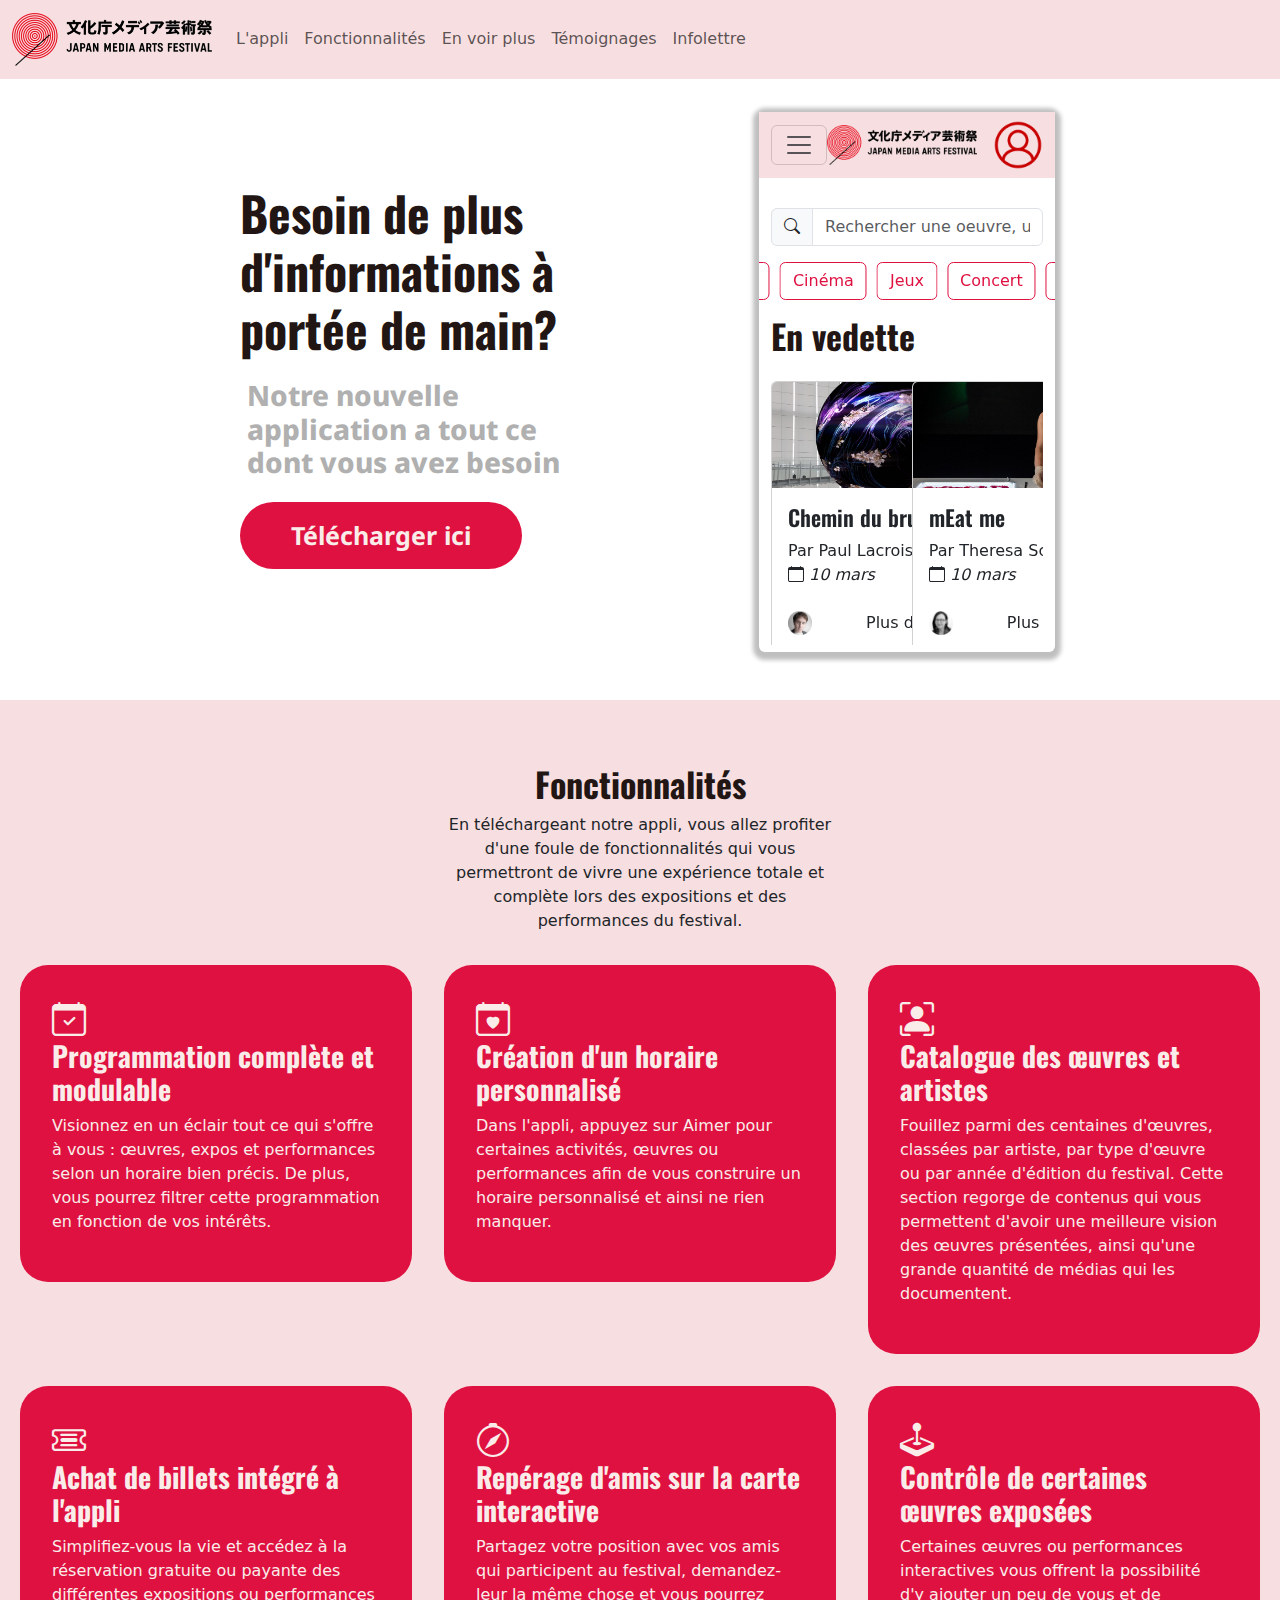
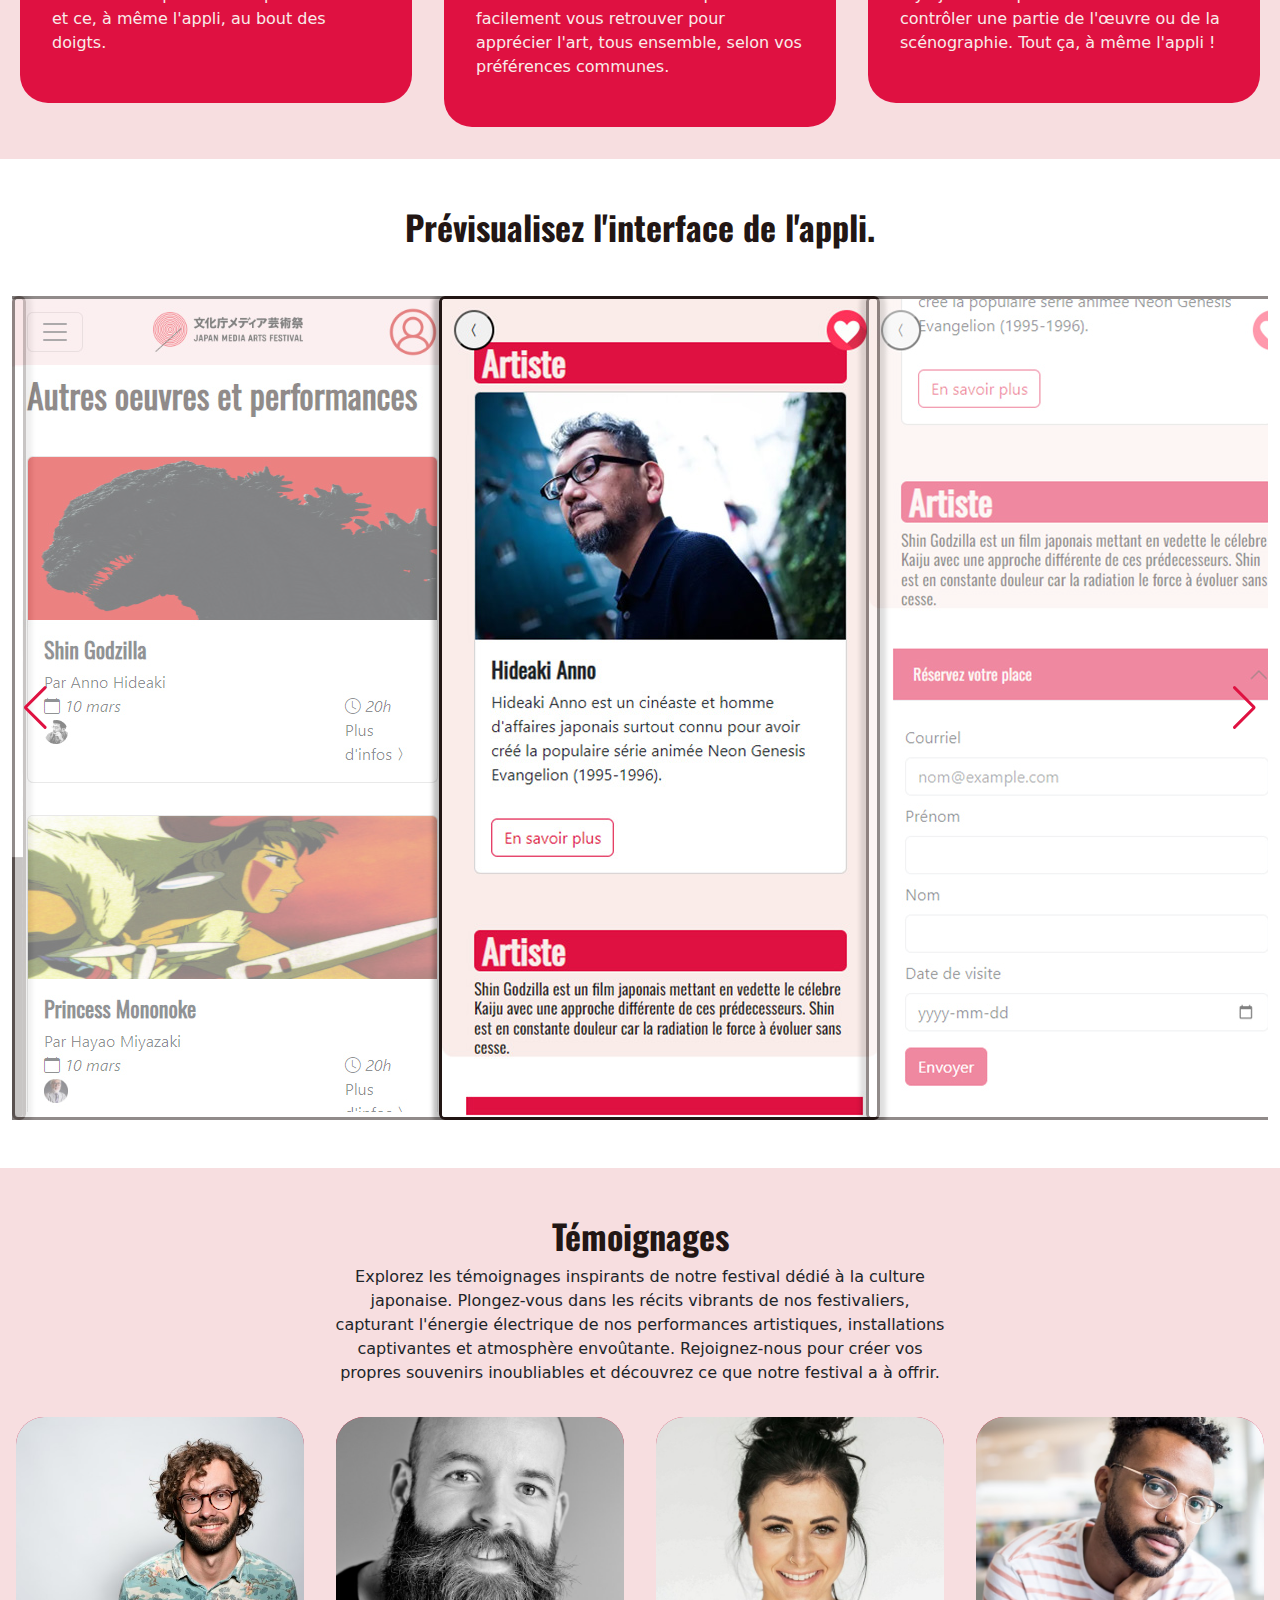
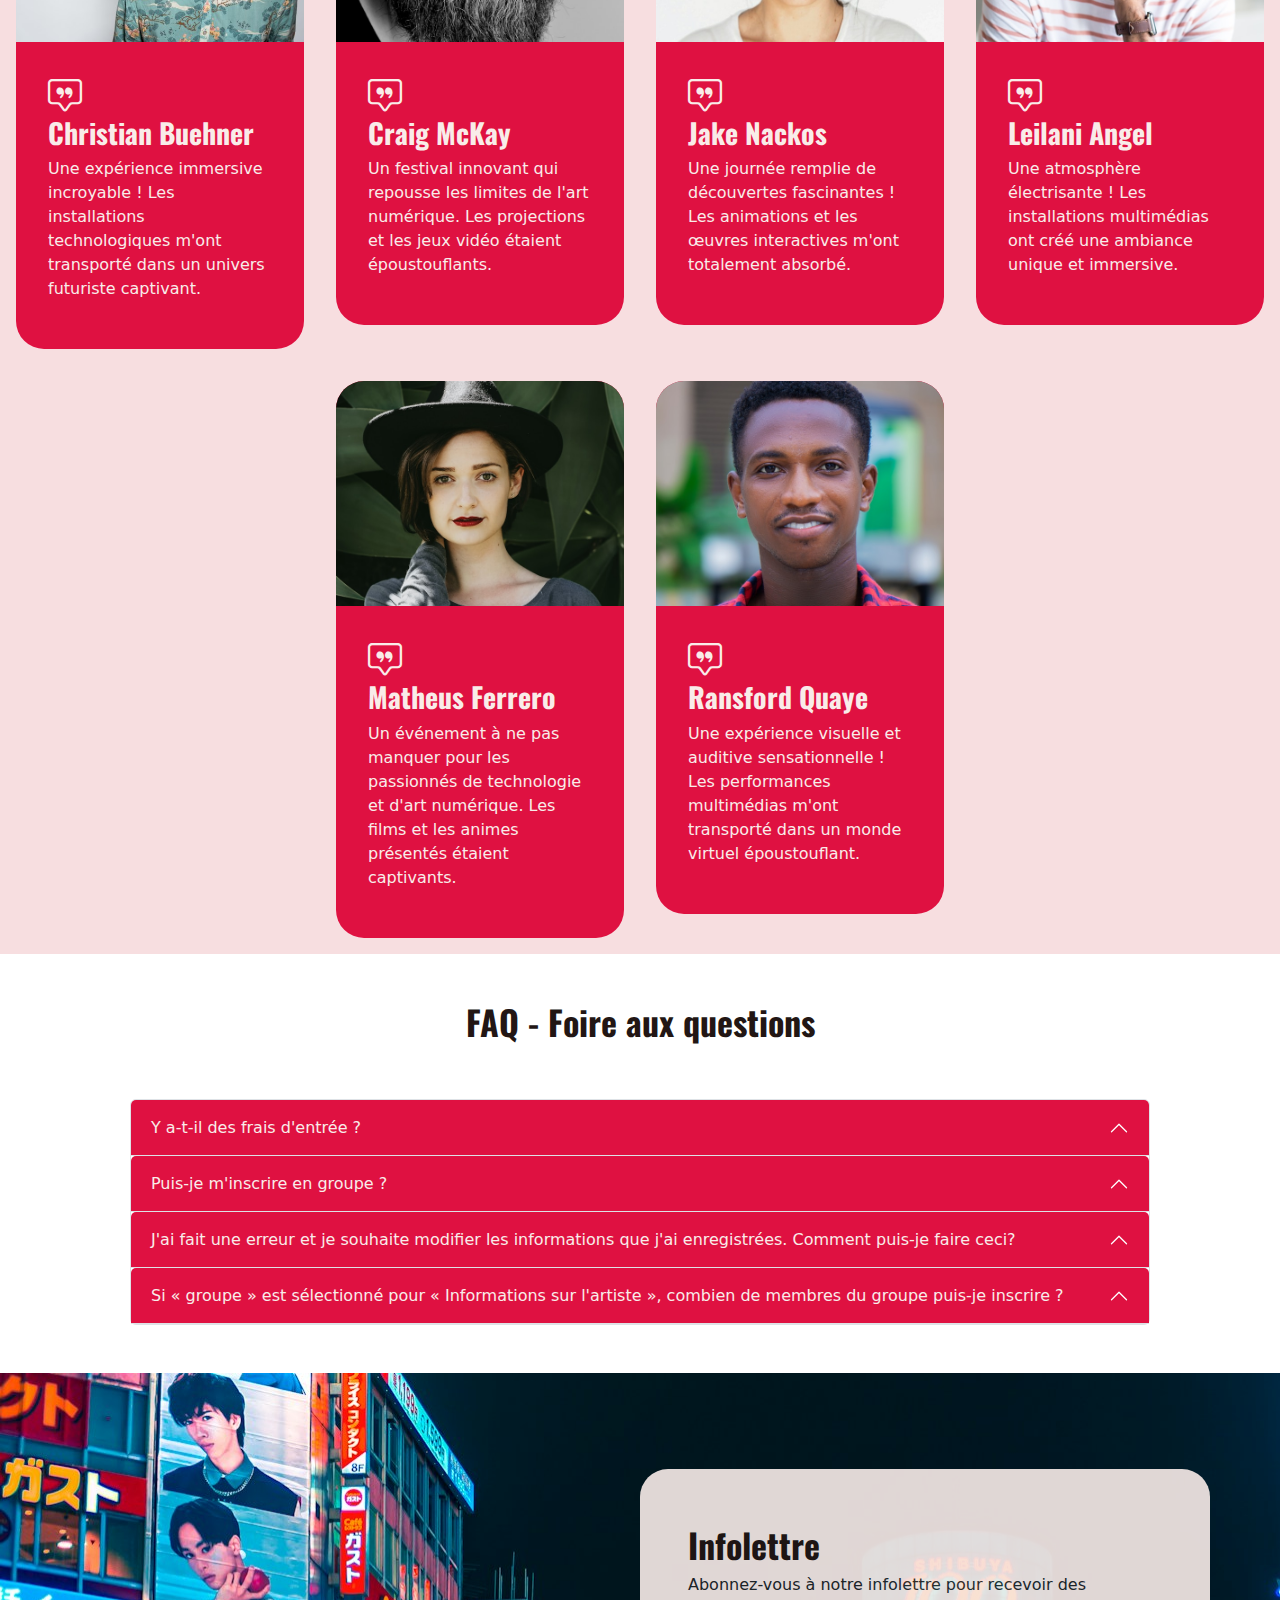
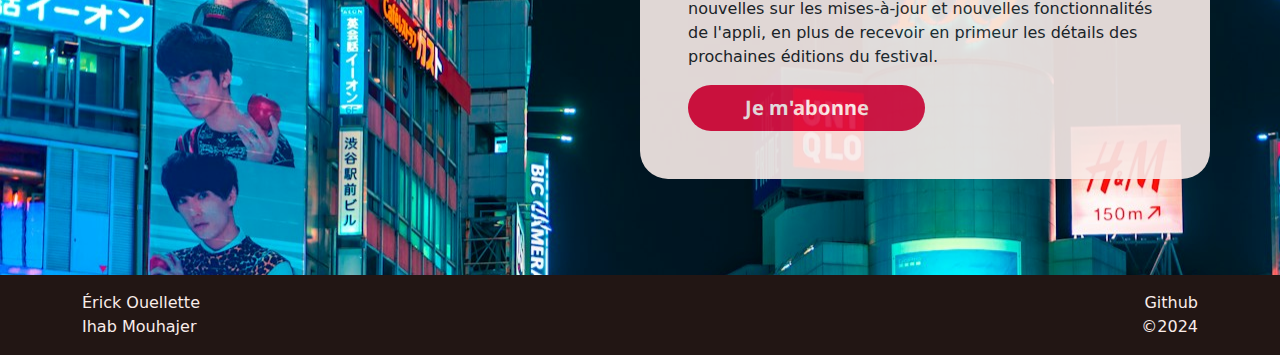
<file: index.html>
<!DOCTYPE html>
<html lang="en">
  <head>
    <meta charset="UTF-8" />
    <meta name="robots" content="noindex" />
    <title>Japan Media Arts Festival</title>
    <link rel="icon" type="image" href="./assets/logo/favicon.jpeg" />
    <link rel="stylesheet" href="./scss/custom_bootstrap.css" />
    <link
      rel="stylesheet"
      href="https://cdn.jsdelivr.net/npm/bootstrap-icons@1.11.3/font/bootstrap-icons.min.css"
    />
    <script
      src="https://cdn.jsdelivr.net/npm/bootstrap@5.3.2/dist/js/bootstrap.bundle.min.js"
      integrity="sha384-C6RzsynM9kWDrMNeT87bh95OGNyZPhcTNXj1NW7RuBCsyN/o0jlpcV8Qyq46cDfL"
      crossorigin="anonymous"
    ></script>
    <link
      rel="stylesheet"
      href="https://cdn.jsdelivr.net/npm/swiper@11/swiper-bundle.min.css"
    />
    <script src="https://cdn.jsdelivr.net/npm/swiper@11/swiper-bundle.min.js"></script>
    <link rel="stylesheet" href="./css/main.css" />
    <link rel="stylesheet" href="./css/styles-lp.css" />
    <script type="module" src="./js/script.js"></script>
    <script src="https://cdn.jsdelivr.net/npm/swiper@11/swiper-bundle.min.js"></script>
  </head>

  <body data-bs-spy="scroll" data-bs-target="#navbar1">
    <div id="modal1" class="modal fade" tabindex="-1">
      <div class="modal-dialog modal-lg modal-dialog-centered">
        <div class="modal-content">
          <div class="modal-header">
            <h3 class="modal-info">Restez informé !</h3>
            <button
              type="button"
              class="btn-close"
              data-bs-dismiss="modal"
              aria-label="Close"
            ></button>
          </div>
          <div class="modal-body">
            <div class="form">
              <i class="bi bi-envelope h4 ms-3"></i>
              <input
                type="email"
                class="ps-5 py-2 w-100"
                placeholder="Votre adresse courriel"
              />
            </div>
          </div>
          <div class="modal-footer justify-content-between">
            <div class="modal-button">
              <button
                type="button"
                class="btn btn-secondary btn-modal"
                data-bs-dismiss="modal"
              >
                Annuler
              </button>
            </div>
            <div class="modal-button">
              <button type="button" class="btn btn-primary btn-modal">
                M'inscrire
              </button>
            </div>
          </div>
        </div>
      </div>
    </div>
    <header>
      <nav id="navbar1" class="navbar navbar-light navbar-expand-lg fixed-top">
        <div class="container-fluid">
          <a class="navbar-brand" href="#top" class="nav-link">
            <img src="./assets/logo/logo.png" class="logo" />
          </a>

          <button
            class="navbar-toggler"
            data-bs-toggle="collapse"
            data-bs-target="#mainNav"
            aria-controls="mainNav"
            aria-expanded="false"
            aria-label="Affichage/masquage de la navigation"
          >
            <span class="navbar-toggler-icon"></span>
          </button>

          <div id="mainNav" class="collapse navbar-collapse">
            <ul class="navbar-nav">
              <li class="nav-item">
                <a href="#hero" class="nav-link">L'appli</a>
              </li>
              <li class="nav-item">
                <a href="#fonctionnalites" class="nav-link">Fonctionnalités</a>
              </li>
              <li class="nav-item">
                <a href="#voir-plus" class="nav-link">En voir plus</a>
              </li>
              <li class="nav-item">
                <a href="#temoignages" class="nav-link">Témoignages</a>
              </li>
              <li class="nav-item">
                <a href="#infolettre" class="nav-link">Infolettre</a>
              </li>
            </ul>
          </div>
        </div>
      </nav>
    </header>
    <main>
      <div class="container-fluid" id="hero">
        <div class="row justify-content-center align-items-center">
          <div class="col-12 col-lg-4">
            <h1 class="titre1">
              Besoin de plus d'informations à portée de main?
            </h1>
            <h2 class="titre2">
              Notre nouvelle application a tout ce dont vous avez besoin
            </h2>
            <button id="btn-tele" class="btn btn-primary">
              Télécharger ici
            </button>
          </div>
          <div class="col-12 col-lg-3 offset-lg-1">
            <div class="cadre">
              <iframe src="./app/index.html"></iframe>
            </div>
          </div>
        </div>
      </div>
      <div id="fonctionnalites" class="container-fluid p-3">
        <div class="row justify-content-center">
          <h2 class="pt-5 text-center">Fonctionnalités</h2>
          <p class="col-10 col-lg-4 text-center">
            En téléchargeant notre appli, vous allez profiter d'une foule de
            fonctionnalités qui vous permettront de vivre une expérience totale
            et complète lors des expositions et des performances du festival.
          </p>
        </div>
        <div class="row">
          <div class="col-md-6 col-lg-4 p-3">
            <div class="card">
              <div class="card-body m-3">
                <i class="bi bi-calendar-check h2 white"></i>
                <h3>Programmation complète et modulable</h3>
                <p>
                  Visionnez en un éclair tout ce qui s'offre à vous : œuvres,
                  expos et performances selon un horaire bien précis. De plus,
                  vous pourrez filtrer cette programmation en fonction de vos
                  intérêts.
                </p>
              </div>
            </div>
          </div>
          <div class="col-md-6 col-lg-4 p-3">
            <div class="card">
              <div class="card-body m-3">
                <i class="bi bi-calendar-heart h2 white"></i>
                <h3>Création d'un horaire personnalisé</h3>
                <p>
                  Dans l'appli, appuyez sur Aimer pour certaines activités,
                  œuvres ou performances afin de vous construire un horaire
                  personnalisé et ainsi ne rien manquer.
                </p>
              </div>
            </div>
          </div>
          <div class="col-md-6 col-lg-4 p-3">
            <div class="card">
              <div class="card-body m-3">
                <i class="bi bi-person-bounding-box h2 white"></i>
                <h3>Catalogue des œuvres et artistes</h3>
                <p>
                  Fouillez parmi des centaines d'œuvres, classées par artiste,
                  par type d'œuvre ou par année d'édition du festival. Cette
                  section regorge de contenus qui vous permettent d'avoir une
                  meilleure vision des œuvres présentées, ainsi qu'une grande
                  quantité de médias qui les documentent.
                </p>
              </div>
            </div>
          </div>
          <div class="col-md-6 col-lg-4 p-3">
            <div class="card">
              <div class="card-body m-3">
                <i class="bi bi-ticket-detailed h2 white"></i>
                <h3>Achat de billets intégré à l'appli</h3>
                <p>
                  Simplifiez-vous la vie et accédez à la réservation gratuite ou
                  payante des différentes expositions ou performances et ce, à
                  même l'appli, au bout des doigts.
                </p>
              </div>
            </div>
          </div>
          <div class="col-md-6 col-lg-4 p-3">
            <div class="card">
              <div class="card-body m-3">
                <i class="bi bi-compass h2 white"></i>
                <h3>Repérage d'amis sur la carte interactive</h3>
                <p>
                  Partagez votre position avec vos amis qui participent au
                  festival, demandez-leur la même chose et vous pourrez
                  facilement vous retrouver pour apprécier l'art, tous ensemble,
                  selon vos préférences communes.
                </p>
              </div>
            </div>
          </div>
          <div class="col-md-6 col-lg-4 p-3">
            <div class="card">
              <div class="card-body m-3">
                <i class="bi bi-joystick h2 white"></i>
                <h3 class="col-10">Contrôle de certaines œuvres exposées</h3>
                <p>
                  Certaines œuvres ou performances interactives vous offrent la
                  possibilité d'y ajouter un peu de vous et de contrôler une
                  partie de l'œuvre ou de la scénographie. Tout ça, à même
                  l'appli !
                </p>
              </div>
            </div>
          </div>
        </div>
      </div>
      <div id="voir-plus" class="container-fluid">
        <h2 class="pt-5 text-center">Prévisualisez l'interface de l'appli.</h2>
        <div class="swiper swiper-screenshots my-5">
          <div class="swiper-wrapper">
            <div class="swiper-slide">
              <img class="swiper-slide-img" src="./assets/appli/scs_1.jpg" />
            </div>
            <div class="swiper-slide">
              <img class="swiper-slide-img" src="./assets/appli/scs_2.jpg" />
            </div>
            <div class="swiper-slide">
              <img class="swiper-slide-img" src="./assets/appli/scs_3.jpg" />
            </div>
            <div class="swiper-slide">
              <img class="swiper-slide-img" src="./assets/appli/scs_4.jpg" />
            </div>
            <div class="swiper-slide">
              <img class="swiper-slide-img" src="./assets/appli/scs_5.jpg" />
            </div>
          </div>
          <div class="swiper-button-prev"></div>
          <div class="swiper-button-next"></div>
        </div>
      </div>
      <div id="temoignages" class="container-fluid">
        <div class="row justify-content-center">
          <h2 class="pt-5 text-center">Témoignages</h2>
          <p class="col-10 col-lg-6 text-center">
            Explorez les témoignages inspirants de notre festival dédié à la
            culture japonaise. Plongez-vous dans les récits vibrants de nos
            festivaliers, capturant l'énergie électrique de nos performances
            artistiques, installations captivantes et atmosphère envoûtante.
            Rejoignez-nous pour créer vos propres souvenirs inoubliables et
            découvrez ce que notre festival a à offrir.
          </p>
        </div>
        <div class="row">
          <div class="col-12 col-sm-6 col-lg-3 p-3">
            <div class="card">
              <img
                src="./assets/Icon/christian-buehner-DItYlc26zVI-unsplash.jpg"
                class="card-img-top, img-fluid, temoin"
              />
              <div class="card-body m-3">
                <i class="bi bi-chat-square-quote h2 white"></i>
                <h3>Christian Buehner</h3>
                <p>
                  Une expérience immersive incroyable ! Les installations
                  technologiques m'ont transporté dans un univers futuriste
                  captivant.
                </p>
              </div>
            </div>
          </div>
          <div class="col-12 col-sm-6 col-lg-3 p-3">
            <div class="card">
              <img
                src="./assets/Icon/craig-mckay-jmURdhtm7Ng-unsplash (1).jpg"
                class="card-img-top, img-fluid, temoin"
              />
              <div class="card-body m-3">
                <i class="bi bi-chat-square-quote h2 white"></i>
                <h3>Craig McKay</h3>
                <p>
                  Un festival innovant qui repousse les limites de l'art
                  numérique. Les projections et les jeux vidéo étaient
                  époustouflants.
                </p>
              </div>
            </div>
          </div>
          <div class="col-12 col-sm-6 col-lg-3 p-3">
            <div class="card">
              <img
                src="./assets/Icon/jake-nackos-IF9TK5Uy-KI-unsplash.jpg"
                class="card-img-top, img-fluid, temoin"
              />
              <div class="card-body m-3">
                <i class="bi bi-chat-square-quote h2 white"></i>
                <h3>Jake Nackos</h3>
                <p>
                  Une journée remplie de découvertes fascinantes ! Les
                  animations et les œuvres interactives m'ont totalement
                  absorbé.
                </p>
              </div>
            </div>
          </div>
          <div class="col-12 col-sm-6 col-lg-3 p-3">
            <div class="card">
              <img
                src="./assets/Icon/leilani-angel-K84vnnzxmTQ-unsplash.jpg"
                class="card-img-top, img-fluid, temoin"
              />
              <div class="card-body m-3">
                <i class="bi bi-chat-square-quote h2 white"></i>
                <h3>Leilani Angel</h3>
                <p>
                  Une atmosphère électrisante ! Les installations multimédias
                  ont créé une ambiance unique et immersive.
                </p>
              </div>
            </div>
          </div>
          <div class="col-12 col-sm-6 col-lg-3 offset-lg-3 p-3">
            <div class="card">
              <img
                src="./assets/Icon/matheus-ferrero-pg_WCHWSdT8-unsplash.jpg"
                class="card-img-top, img-fluid, temoin"
                id="matheus"
              />
              <div class="card-body m-3">
                <i class="bi bi-chat-square-quote h2 white"></i>
                <h3>Matheus Ferrero</h3>
                <p>
                  Un événement à ne pas manquer pour les passionnés de
                  technologie et d'art numérique. Les films et les animes
                  présentés étaient captivants.
                </p>
              </div>
            </div>
          </div>
          <div class="col-12 col-sm-6 col-lg-3 p-3">
            <div class="card">
              <img
                src="./assets/Icon/ransford-quaye-DzAFv1iVMGg-unsplash.jpg"
                class="card-img-top, img-fluid, temoin"
                id="ransford"
              />
              <div class="card-body m-3">
                <i class="bi bi-chat-square-quote h2 white"></i>
                <h3>Ransford Quaye</h3>
                <p>
                  Une expérience visuelle et auditive sensationnelle ! Les
                  performances multimédias m'ont transporté dans un monde
                  virtuel époustouflant.
                </p>
              </div>
            </div>
          </div>
        </div>
      </div>
      <div id="FAQ">
        <div class="container">
          <h2 class="text-center pt-5">FAQ - Foire aux questions</h2>
          <div class="accordion p-5">
            <div class="accordion-item">
              <p class="accordion-header" id="questionOne">
                <button
                  class="accordion-button"
                  type="button"
                  data-bs-toggle="collapse"
                  data-bs-target="#answerOne"
                  aria-expanded="true"
                  aria-controls="answerOne"
                >
                  Y a-t-il des frais d'entrée ?
                </button>
              </p>
              <div
                id="answerOne"
                class="accordion-collapse collapse hide"
                aria-labelledby="questionOne"
                data-bs-parent="#accordion"
              >
                <div class="accordion-body">
                  Non. La soumission des candidatures est gratuite. Cependant,
                  toutes les dépenses occasionnées par la soumission des œuvres
                  au concours (par exemple les frais de livraison au bureau du
                  festival) doivent être couvertes par le participant.
                </div>
              </div>
              <p class="accordion-header" id="questionTwo">
                <button
                  class="accordion-button"
                  type="button"
                  data-bs-toggle="collapse"
                  data-bs-target="#answerTwo"
                  aria-expanded="true"
                  aria-controls="answerTwo"
                >
                  Puis-je m'inscrire en groupe ?
                </button>
              </p>
              <div
                id="answerTwo"
                class="accordion-collapse collapse hide"
                aria-labelledby="questionTwo"
                data-bs-parent="#accordion"
              >
                <div class="accordion-body">
                  Oui. <br />
                  a) S'il y a cinq membres ou moins dans le groupe, entrez les
                  noms de chaque membre.
                  <br />
                  b) Si le groupe est plus grand, inscrivez le nom du groupe et
                  le nom du membre qui représente le groupe.
                </div>
              </div>
              <p class="accordion-header" id="questionThree">
                <button
                  class="accordion-button"
                  type="button"
                  data-bs-toggle="collapse"
                  data-bs-target="#answerThree"
                  aria-expanded="true"
                  aria-controls="answerThree"
                >
                  J'ai fait une erreur et je souhaite modifier les informations
                  que j'ai enregistrées. Comment puis-je faire ceci?
                </button>
              </p>
              <div
                id="answerThree"
                class="accordion-collapse collapse hide"
                aria-labelledby="questionThree"
                data-bs-parent="#accordion"
              >
                <div class="accordion-body">
                  Dans les 24 heures suivant votre inscription, vous pouvez vous
                  connecter à votre compte et modifier directement vos
                  informations. Cependant, aucune modification ne pourra être
                  apportée après 18h00 le vendredi 3 septembre 2021 (heure
                  normale du Japon). Si plus de 24 heures se sont écoulées, vous
                  pouvez choisir parmi les options suivantes :
                  <br />
                  a) Modifications mineures : Contactez-nous par email en
                  précisant les informations que vous souhaitez modifier
                  (jmaf@cgarts.or.jp).
                  <br />
                  b) Changements majeurs : créez un nouveau compte et
                  informez-nous par e-mail afin que nous puissions supprimer
                  votre ancien compte (jmaf@cgarts.or.jp).
                </div>
              </div>
              <p class="accordion-header" id="questionFour">
                <button
                  class="accordion-button"
                  type="button"
                  data-bs-toggle="collapse"
                  data-bs-target="#answerFour"
                  aria-expanded="true"
                  aria-controls="answerFour"
                >
                  Si « groupe » est sélectionné pour « Informations sur
                  l'artiste », combien de membres du groupe puis-je inscrire ?
                </button>
              </p>
              <div
                id="answerFour"
                class="accordion-collapse collapse hide"
                aria-labelledby="questionFour"
                data-bs-parent="#accordion"
              >
                <div class="accordion-body">
                  Un maximum de cinq personnes peuvent être inscrites.
                </div>
              </div>
            </div>
          </div>
        </div>
      </div>
      <div id="infolettre">
        <div class="container py-5">
          <div class="row py-5">
            <div
              id="col-info"
              class="col-12 col-md-6 offset-md-6 p-5 d-flex flex-column align-items-md-start justify-content-center align-items-center"
            >
              <h2 class="pt-2 text-center">Infolettre</h2>
              <p class="text-center text-md-start">
                Abonnez-vous à notre infolettre pour recevoir des nouvelles sur
                les mises-à-jour et nouvelles fonctionnalités de l'appli, en
                plus de recevoir en primeur les détails des prochaines éditions
                du festival.
              </p>
              <button
                type="button"
                class="btn btn-primary p-md-2"
                data-bs-toggle="modal"
                data-bs-target="#modal1"
              >
                Je m'abonne
              </button>
            </div>
          </div>
        </div>
      </div>
    </main>
    <footer>
      <div class="container">
        <div class="row">
          <div class="col-lg-6 order-lg-1">Érick Ouellette</div>
          <div class="col-lg-6 order-lg-3">Ihab Mouhajer</div>
          <div class="col-lg-6 order-lg-2 text-lg-end">
            <a
              href="https://github.com/RandomizedRaptor/erick-ihab-app-festival-art"
              >Github</a
            >
          </div>
          <div class="col-lg-6 order-lg-4 text-lg-end">©2024</div>
        </div>
      </div>
    </footer>
  </body>

  <script src="js/script.js"></script>
</html>
</file>
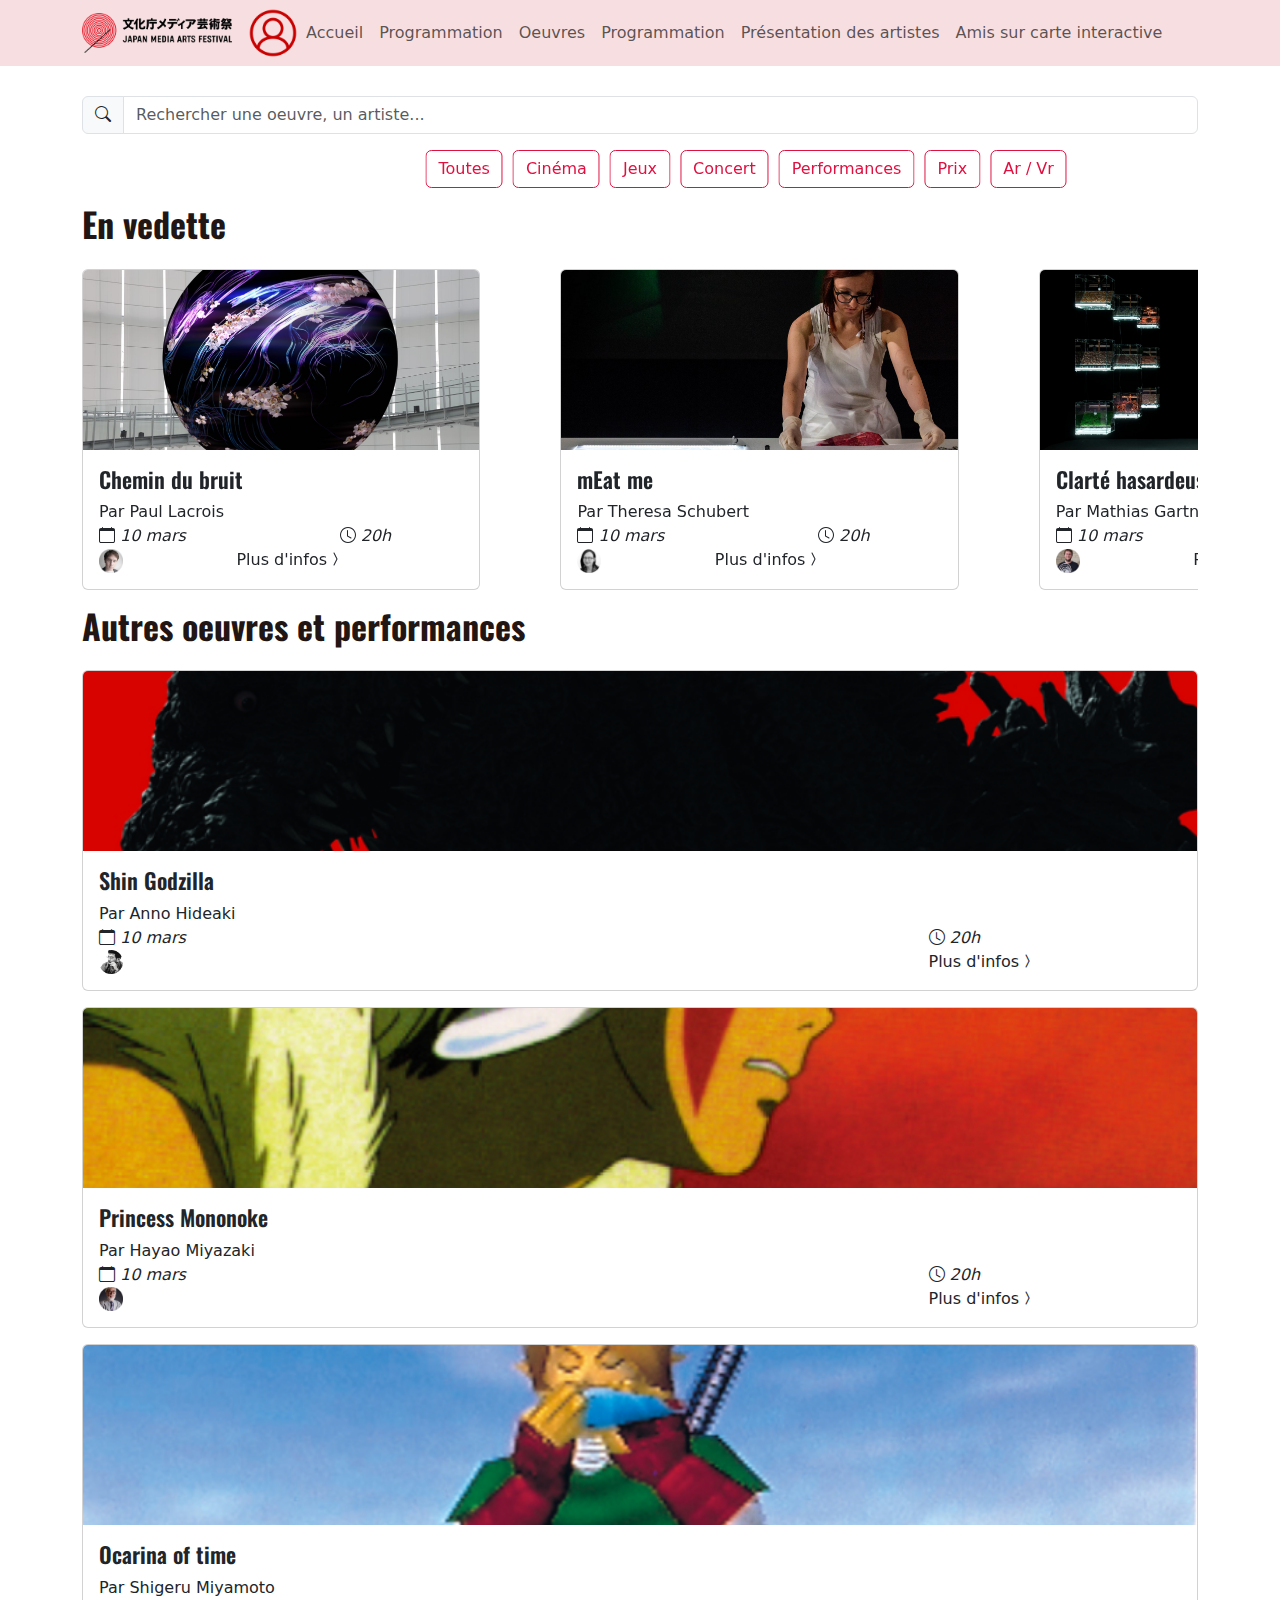
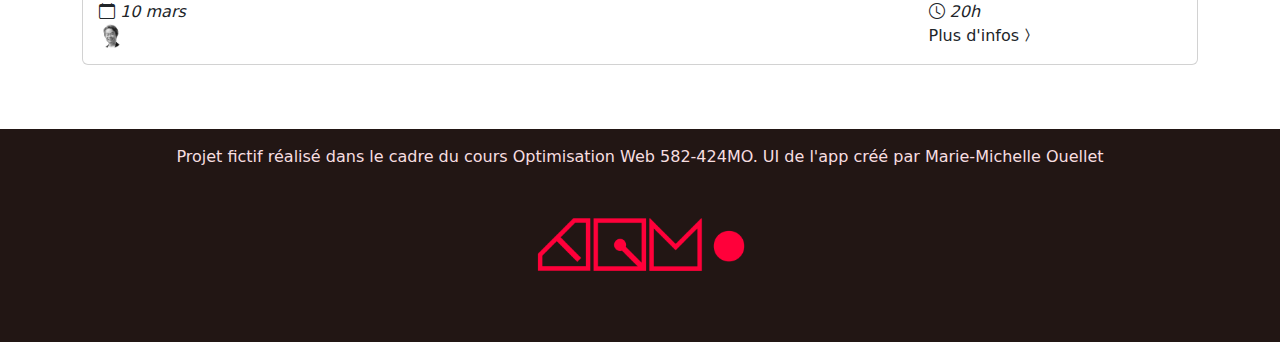
<file: app/index.html>
<!DOCTYPE html>
<html lang="en">
  <head>
    <meta charset="UTF-8" />
    <meta name="robots" content="noindex" />
    <title>Japan Media Arts Festival</title>
    <link rel="stylesheet" href="../scss/custom_bootstrap.css" />
    <link
      rel="stylesheet"
      href="https://cdn.jsdelivr.net/npm/bootstrap-icons@1.11.3/font/bootstrap-icons.min.css"
    />
    <script
      src="https://cdn.jsdelivr.net/npm/bootstrap@5.3.2/dist/js/bootstrap.bundle.min.js"
      integrity="sha384-C6RzsynM9kWDrMNeT87bh95OGNyZPhcTNXj1NW7RuBCsyN/o0jlpcV8Qyq46cDfL"
      crossorigin="anonymous"
    ></script>
    <link
      rel="stylesheet"
      href="https://cdn.jsdelivr.net/npm/swiper@9/swiper-bundle.min.css"
    />
    <script src="https://cdn.jsdelivr.net/npm/swiper@9/swiper-bundle.min.js"></script>
    <link rel="stylesheet" href="../css/main.css" />
    <link rel="stylesheet" href="../css/styles-app.css" />

    <script src="https://cdn.jsdelivr.net/npm/swiper@11/swiper-bundle.min.js"></script>
  </head>

  <body>
    <header>
      <nav class="navbar navbar-light navbar-expand-lg fixed-top">
        <div class="container">
          <!-- Hamburger button -->
          <button
            class="navbar-toggler"
            data-bs-toggle="collapse"
            data-bs-target="#mainNav"
            aria-controls="mainNav"
            aria-expanded="false"
            aria-label="Affichage/masquage de la navigation"
          >
            <span class="navbar-toggler-icon"></span>
          </button>

          <a class="navbar-brand" href="index.html">
            <img src="../assets/logo/logo.png" class="logo" />
          </a>

          <div id="nav-item">
            <img src="../assets/Icon/user_icon.png" class="icon" />
          </div>

          <!-- Navigation -->
          <div id="mainNav" class="collapse navbar-collapse">
            <ul class="navbar-nav">
              <li class="nav-item">
                <a href="#" class="nav-link">Accueil</a>
              </li>
              <li class="nav-item">
                <a href="#" class="nav-link">Programmation</a>
              </li>
              <li class="nav-item">
                <a href="#" class="nav-link">Oeuvres</a>
              </li>
              <li class="nav-item">
                <a href="#" class="nav-link">Programmation</a>
              </li>
              <li class="nav-item">
                <a href="#" class="nav-link">Présentation des artistes</a>
              </li>
              <li class="nav-item">
                <a href="#" class="nav-link">Amis sur carte interactive</a>
              </li>
            </ul>
          </div>
        </div>
      </nav>
    </header>
    <main>
      <div class="container py-5">
        <!-- Search Bar -->
        <div class="row pt-5">
          <form class="form">
            <div class="input-group mb-3">
              <span class="input-group-text" id="basic-addon1">
                <i class="bi-search"></i>
              </span>
              <input
                type="text"
                class="form-control"
                placeholder="Rechercher une oeuvre, un artiste..."
                aria-label="Rechercher une oeuvre, un artiste..."
                aria-describedby="basic-addon1"
              />
            </div>
          </form>
        </div>

        <!-- Boutons -->
        <section class="Boutons">
          <div class="row">
            <div class="swiper swiper-filters">
              <div class="swiper-wrapper">
                <div class="swiper-slide">
                  <button type="button" class="btn btn-outline-primary">
                    Toutes
                  </button>
                </div>
                <div class="swiper-slide">
                  <button type="button" class="btn btn-outline-primary">
                    Cinéma
                  </button>
                </div>
                <div class="swiper-slide">
                  <button type="button" class="btn btn-outline-primary">
                    Jeux
                  </button>
                </div>
                <div class="swiper-slide">
                  <button type="button" class="btn btn-outline-primary">
                    Concert
                  </button>
                </div>
                <div class="swiper-slide">
                  <button type="button" class="btn btn-outline-primary">
                    Performances
                  </button>
                </div>
                <div class="swiper-slide">
                  <button type="button" class="btn btn-outline-primary">
                    Prix
                  </button>
                </div>
                <div class="swiper-slide">
                  <button type="button" class="btn btn-outline-primary">
                    Ar / Vr
                  </button>
                </div>
              </div>
            </div>
          </div>
        </section>

        <!-- Cartes -->
        <section id="en_vedette" class="cartes">
          <div class="row pt-3">
            <h2>En vedette</h2>
          </div>

          <!-- Additional required wrapper -->
          <div class="swiper swiper-featured-artworks">
            <div class="swiper-wrapper">
              <!-- Slides -->
              <div class="swiper-slide">
                <div class="en_vedette">
                  <a href="../app/artwork.html" class="card">
                    <img
                      src="../assets/artworks/oeuvre_1.png"
                      class="card-img-top"
                    />
                    <div class="card-body">
                      <h4 class="card-title">Chemin du bruit</h4>
                      Par Paul Lacrois
                      <div class="row gx-5">
                        <div class="col-7">
                          <i class="bi bi-calendar"> 10 mars</i>
                        </div>
                        <div class="col-5">
                          <i class="bi bi-clock"> 20h</i>
                        </div>
                      </div>

                      <div class="row gx-5">
                        <div class="col-4">
                          <img
                            src="../assets/artists/artiste_3.png"
                            class="img_artists"
                          />
                        </div>
                        <div class="col-8">
                          Plus d'infos<i
                            class="bi bi-chevron-compact-right"
                          ></i>
                        </div>
                      </div>
                    </div>
                  </a>
                </div>
              </div>
              <div class="swiper-slide">
                <div class="en_vedette">
                  <a href="../app/artwork.html" class="card">
                    <img
                      src="../assets/artworks/oeuvre_2.png"
                      class="card-img-top"
                    />
                    <div class="card-body">
                      <h4 class="card-title">mEat me</h4>
                      Par Theresa Schubert
                      <div class="row gx-5">
                        <div class="col-7">
                          <i class="bi bi-calendar"> 10 mars</i>
                        </div>
                        <div class="col-5">
                          <i class="bi bi-clock"> 20h</i>
                        </div>
                      </div>

                      <div class="row gx-5">
                        <div class="col-4">
                          <img
                            src="../assets/artists/artiste_2.png"
                            class="img_artists"
                          />
                        </div>
                        <div class="col-8">
                          Plus d'infos<i
                            class="bi bi-chevron-compact-right"
                          ></i>
                        </div>
                      </div>
                    </div>
                  </a>
                </div>
              </div>
              <div class="swiper-slide">
                <div class="en_vedette">
                  <a href="../app/artwork.html" class="card">
                    <img
                      src="../assets/artworks/oeuvre_3.png"
                      class="card-img-top"
                    />
                    <div class="card-body">
                      <h4 class="card-title">Clarté hasardeuse</h4>
                      Par Mathias Gartner
                      <div class="row gx-5">
                        <div class="col-7">
                          <i class="bi bi-calendar"> 10 mars</i>
                        </div>
                        <div class="col-5">
                          <i class="bi bi-clock"> 20h</i>
                        </div>
                      </div>

                      <div class="row gx-5">
                        <div class="col-4">
                          <img
                            src="../assets/artists/artiste_1.png"
                            class="img_artists"
                          />
                        </div>
                        <div class="col-8">
                          Plus d'infos<i
                            class="bi bi-chevron-compact-right"
                          ></i>
                        </div>
                      </div>
                    </div>
                  </a>
                </div>
              </div>
              <div class="swiper-slide">
                <div class="en_vedette">
                  <a href="../app/artwork.html" class="card">
                    <img
                      src="../assets/artworks/oeuvre_1.png"
                      class="card-img-top"
                    />
                    <div class="card-body">
                      <h4 class="card-title">Chemin du bruit</h4>
                      Par Paul Lacrois
                      <div class="row gx-5">
                        <div class="col-7">
                          <i class="bi bi-calendar"> 10 mars</i>
                        </div>
                        <div class="col-5">
                          <i class="bi bi-clock"> 20h</i>
                        </div>
                      </div>

                      <div class="row gx-5">
                        <div class="col-4">
                          <img
                            src="../assets/artists/artiste_3.png"
                            class="img_artists"
                          />
                        </div>
                        <div class="col-8">
                          Plus d'infos<i
                            class="bi bi-chevron-compact-right"
                          ></i>
                        </div>
                      </div>
                    </div>
                  </a>
                </div>
              </div>
              <div class="swiper-slide">
                <div class="en_vedette">
                  <a href="../app/artwork.html" class="card">
                    <img
                      src="../assets/artworks/oeuvre_2.png"
                      class="card-img-top"
                    />
                    <div class="card-body">
                      <h4 class="card-title">mEat me</h4>
                      Par Theresa Schubert
                      <div class="row gx-5">
                        <div class="col-7">
                          <i class="bi bi-calendar"> 10 mars</i>
                        </div>
                        <div class="col-5">
                          <i class="bi bi-clock"> 20h</i>
                        </div>
                      </div>

                      <div class="row gx-5">
                        <div class="col-4">
                          <img
                            src="../assets/artists/artiste_2.png"
                            class="img_artists"
                          />
                        </div>
                        <div class="col-8">
                          Plus d'infos<i
                            class="bi bi-chevron-compact-right"
                          ></i>
                        </div>
                      </div>
                    </div>
                  </a>
                </div>
              </div>
              <div class="swiper-slide">
                <div class="en_vedette">
                  <a href="../app/artwork.html" class="card">
                    <img
                      src="../assets/artworks/oeuvre_3.png"
                      class="card-img-top"
                    />
                    <div class="card-body">
                      <h4 class="card-title">Clarté hasardeuse</h4>
                      Par Mathias Gartner
                      <div class="row gx-5">
                        <div class="col-7">
                          <i class="bi bi-calendar"> 10 mars</i>
                        </div>
                        <div class="col-5">
                          <i class="bi bi-clock"> 20h</i>
                        </div>
                      </div>

                      <div class="row gx-5">
                        <div class="col-4">
                          <img
                            src="../assets/artists/artiste_1.png"
                            class="img_artists"
                          />
                        </div>
                        <div class="col-8">
                          Plus d'infos<i
                            class="bi bi-chevron-compact-right"
                          ></i>
                        </div>
                      </div>
                    </div>
                  </a>
                </div>
              </div>
            </div>
          </div>
        </section>

        <div class="row pt-3">
          <h2>Autres oeuvres et performances</h2>
          <div class="Autres">
            <div class="col-12">
              <a href="../app/artwork.html" class="card">
                <img
                  src="../assets/artworks/oeuvre_4.png"
                  class="card-img-top"
                />
                <div class="card-body">
                  <h4 class="card-title">Shin Godzilla</h4>
                  Par Anno Hideaki
                  <div class="row justify-content-between">
                    <div class="col-9">
                      <i class="bi bi-calendar"> 10 mars</i>
                    </div>
                    <div class="col-3">
                      <i class="bi bi-clock"> 20h</i>
                    </div>
                  </div>

                  <div class="row justify-content-space-between">
                    <div class="col-9">
                      <img
                        src="../assets/artists/artiste_4.png"
                        class="img_artists"
                      />
                    </div>
                    <div class="col-3">
                      Plus d'infos<i class="bi bi-chevron-compact-right"></i>
                    </div>
                  </div>
                </div>
              </a>
            </div>

            <div class="col-12">
              <a href="../app/artwork.html" class="card">
                <img
                  src="../assets/artworks/oeuvre_5.png"
                  class="card-img-top"
                />
                <div class="card-body">
                  <h4 class="card-title">Princess Mononoke</h4>
                  Par Hayao Miyazaki
                  <div class="row justify-content-between">
                    <div class="col-9">
                      <i class="bi bi-calendar"> 10 mars</i>
                    </div>
                    <div class="col-3">
                      <i class="bi bi-clock"> 20h</i>
                    </div>
                  </div>

                  <div class="row justify-content-space-between">
                    <div class="col-9">
                      <img
                        src="../assets/artists/artiste_5.png"
                        class="img_artists"
                      />
                    </div>
                    <div class="col-3">
                      Plus d'infos<i class="bi bi-chevron-compact-right"></i>
                    </div>
                  </div>
                </div>
              </a>
            </div>

            <div class="col-12">
              <a href="../app/artwork.html" class="card">
                <img
                  src="../assets/artworks/oeuvre_6.png"
                  class="card-img-top"
                />
                <div class="card-body">
                  <h4 class="card-title">Ocarina of time</h4>
                  Par Shigeru Miyamoto
                  <div class="row justify-content-between">
                    <div class="col-9">
                      <i class="bi bi-calendar"> 10 mars</i>
                    </div>
                    <div class="col-3">
                      <i class="bi bi-clock"> 20h</i>
                    </div>
                  </div>

                  <div class="row justify-content-space-between">
                    <div class="col-9">
                      <img
                        src="../assets/artists/artiste_6.png"
                        class="img_artists"
                      />
                    </div>
                    <div class="col-3">
                      Plus d'infos<i class="bi bi-chevron-compact-right"></i>
                    </div>
                  </div>
                </div>
              </a>
            </div>
          </div>
        </div>
      </div>
    </main>

    <footer>
      <div class="container justify-content-center">
        <div class="row">
          <div class="col-4 col-sm-12">
            <a class="texte"
              >Projet fictif réalisé dans le cadre du cours Optimisation Web
              582-424MO. UI de l'app créé par Marie-Michelle Ouellet</a
            >
          </div>
          <div class="col-8 col-sm-12">
            <img src="../assets/logo/TIM.png" class="TIM" />
          </div>
        </div>
      </div>
    </footer>
  </body>

  <script src="../js/script.js"></script>
</html>
</file>
<file: css/main.css>
@import url("https://fonts.googleapis.com/css2?family=Noto+Sans&family=Oswald&display=swap");

:root {
  --brun: #221614;
  --rouge: #e80114;
  --gris: #b0b0b0;
  --rose: #f7dee0;
  --blanc: #ffffff;
  --noto-sans: "Noto Sans", sans-serif;
  --oswald: "Oswald", sans-serif;
}

h1,
.h1 {
  font-size: 40px;
  font-weight: 900;
  font-family: var(--oswald);
  color: var(--bs-dark);
}

h2,
.h2 {
  font-size: 34px;
  font-weight: 800;
  font-family: var(--oswald);
  color: var(--bs-dark);
}

h3,
.h3 {
  font-size: 28px;
  font-weight: 700;
  font-family: var(--oswald);
  color: var(--bs-dark);
  text-decoration: none;
}

h4,
.h4 {
  font-size: 22px;
  font-weight: 600;
  font-family: var(--oswald);
  color: var(--bs-dark);
}

h5,
.h5 {
  font-size: 16px;
  font-weight: 500;
  font-family: var(--oswald);
  color: var(--bs-dark);
}

h6,
.h6 {
  font-size: 10px;
  font-weight: 400;
  font-family: var(--oswald);
  color: var(--bs-dark);
}
</file>
<file: css/styles-lp.css>
/*Styles Generaux*/
#navbar1 {
  background-color: var(--bs-info);
  width: 100%;
  margin-bottom: 1rem;
}

.logo {
  width: 200px;
}

footer {
  background-color: var(--bs-dark);
  padding: 1rem;
  color: var(--bs-light);
  bottom: 0;
}

a[href*="github"] {
  text-decoration: none;
  color: var(--bs-light);
  transition: color 0.3s ease-in-out;
}

a[href*="github"]:hover {
  color: var(--bs-primary);
}

#fonctionnalites {
  background-color: var(--bs-info);
}

#temoignages {
  background-color: var(--bs-info);
}

.btn {
  color: var(--bs-light);
  width: 50%;
  border-radius: 50px;
  border: none;
  padding: 12px;
  font-size: 20px;
  font-weight: bold;
  font-family: var(--noto-sans);
}

.card {
  border: none;
  border-radius: 28px;
  background-color: var(--bs-primary);
  color: var(--bs-light);
}

h3 {
  color: var(--bs-light);
}

iframe {
  width: 100%;
  height: 100%;
}

.white {
  color: var(--bs-light);
}

.temoin {
  height: 25vh;
  border-radius: 28px 28px 0 0;
  object-fit: cover;
}

#matheus {
  object-position: 100% 22%;
}

#ransford {
  object-position: 100% 35%;
}

.accordion-button {
  background-color: var(--bs-primary) !important;
  color: var(--bs-light) !important;
}

.accordion {
  --bs-accordion-btn-icon: url("data:image/svg+xml,%3csvg xmlns='http://www.w3.org/2000/svg' viewBox='0 0 16 16' fill='white'%3e%3cpath fill-rule='evenodd' d='M1.646 4.646a.5.5 0 0 1 .708 0L8 10.293l5.646-5.647a.5.5 0 0 1 .708.708l-6 6a.5.5 0 0 1-.708 0l-6-6a.5.5 0 0 1 0-.708z'/%3e%3c/svg%3e");
  --bs-accordion-btn-active-icon: url("data:image/svg+xml,%3csvg xmlns='http://www.w3.org/2000/svg' viewBox='0 0 16 16' fill='white'%3e%3cpath fill-rule='evenodd' d='M1.646 4.646a.5.5 0 0 1 .708 0L8 10.293l5.646-5.647a.5.5 0 0 1 .708.708l-6 6a.5.5 0 0 1-.708 0l-6-6a.5.5 0 0 1 0-.708z'/%3e%3c/svg%3e");
}

#infolettre {
  background-image: url(../assets/Icon/shibuya.jpg);
}

#col-info {
  background-color: var(--bs-light);
  border-radius: 28px;
  opacity: 90%;
}

.modal-info {
  color: var(--bs-dark);
}

.form i {
  position: absolute;
  top: 50%;
  transform: translateY(-50%);
}

.modal-button {
  width: 48%;
}

.btn-modal {
  width: 100%;
}

.swiper-slide-img {
  border: solid var(--bs-dark);
  border-radius: 6px;
  box-shadow: 0px 2px 4px 6px rgba(0, 0, 0, 0.25);
}

.slider-wrap {
  height: 100%;
  width: 100%;
}

.swiper-container {
  width: 100%;
  height: 100%;
}

.swiper-slide {
  text-align: center;
}

.swiper-slide {
  opacity: 0.5;
}

.swiper-slide-active {
  opacity: 1;
}

.swiper-button-prev {
  color: var(--bs-primary);
}

.swiper-button-next {
  color: var(--bs-primary);
}

/*Section Hero*/
#hero {
  margin-top: 7rem;
  margin-bottom: 3rem;
}

.titre1 {
  font-family: var(--oswald);
  font-size: 48px;
  margin: 15px;
}

.titre2 {
  font-family: var(--noto-sans);
  color: var(--gris);
  font-size: 28px;
  margin: 22px;
}

#btn-tele {
  color: var(--bs-light);
  margin: 15px 15px 25px;
  width: 70%;
  border-radius: 50px;
  border: none;
  padding: 15px;
  font-size: 25px;
  font-weight: bold;
  font-family: var(--noto-sans);
  display: flex;
  justify-content: center;
}

.cadre {
  width: 100%;
  aspect-ratio: 5/9;
  border-radius: 6px;
  box-shadow: 0px 2px 4px 6px rgba(0, 0, 0, 0.25);
}
</file>
<file: css/styles-app.css>
/*Styles Generaux*/
html {
  overflow-y: scroll;
}

body {
  overflow-x: hidden;
}

nav {
  background-color: var(--bs-info);
}

.logo {
  width: 150px;
}

.icon {
  width: 50px;
}

footer {
  background-color: var(--bs-dark);
  padding: 1rem;
  margin-top: 1rem;
  text-align: center;
  bottom: 0;
  width: 100%;
  text-decoration: none;
}

.container {
  overflow-x: hidden;
}

.texte {
  color: var(--bs-info);
}

.navbar-toggler {
  color: var(--bs-primary);
}

.card-img-top {
  height: 20vh;
  object-fit: cover;
}

h3 {
  text-decoration: none;
}

.img_artists {
  width: 1.5rem;
}

.en_vedette {
  min-width: 220px;
}

.card:hover {
  background-color: var(--bs-info);
}

.cartes {
  overflow: hidden;
}

.card {
  margin-top: 1rem;
}

a {
  text-decoration: none;
}

.swiper-slide {
  width: auto;
}

.TIM {
  width: 15rem;
}

/*Section Hero*/
</file>
